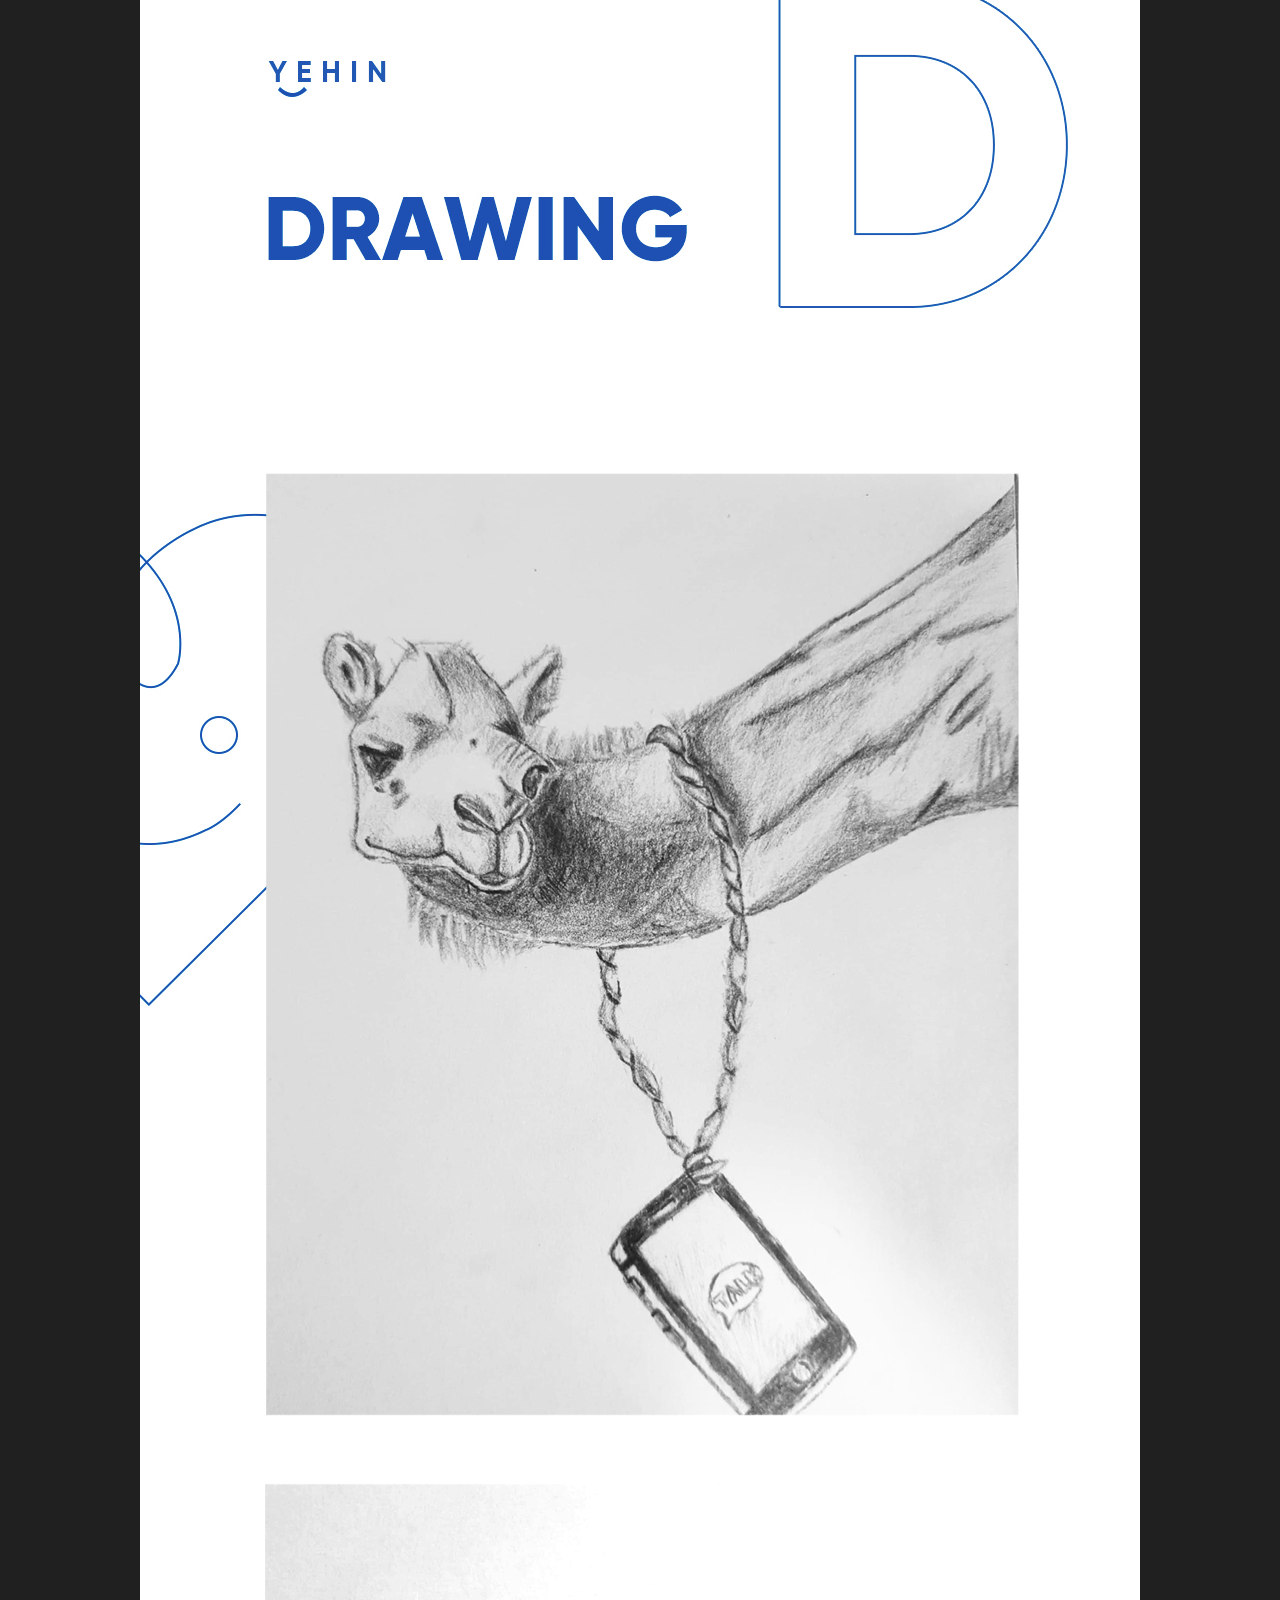
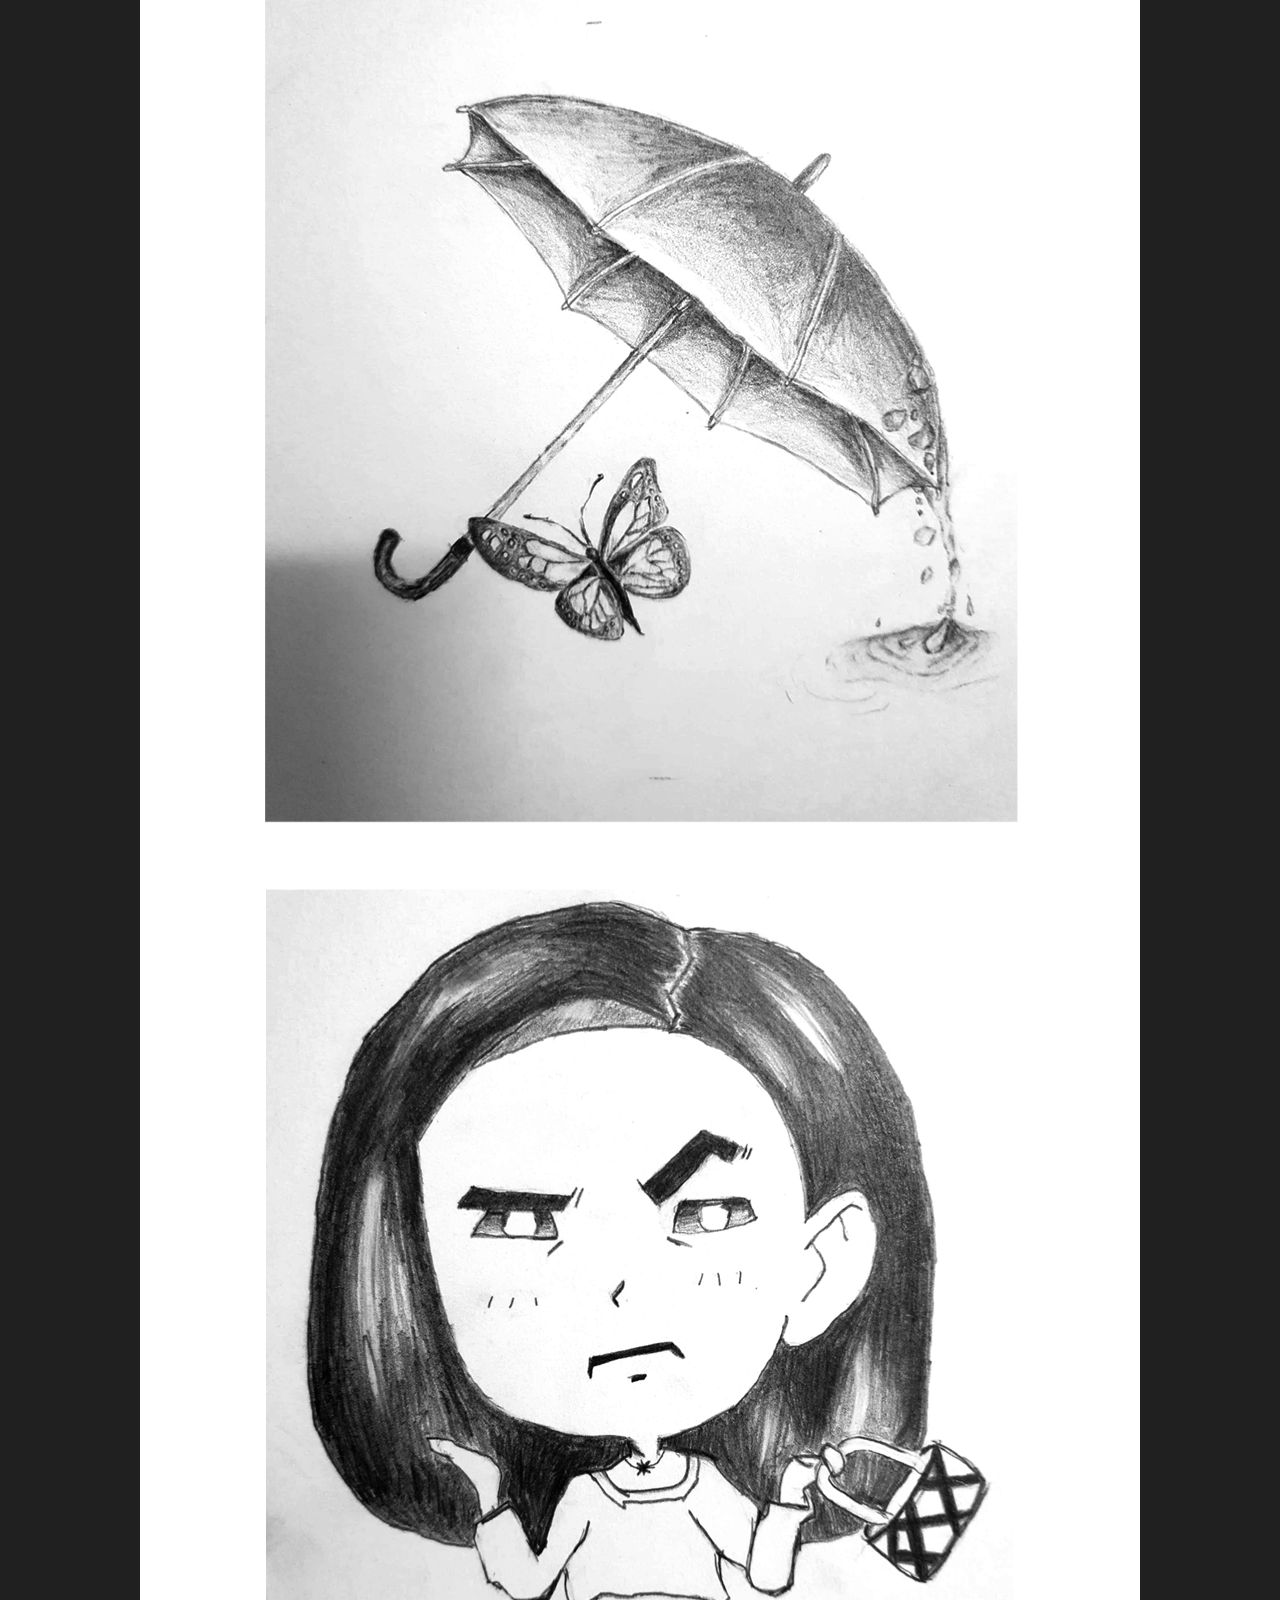
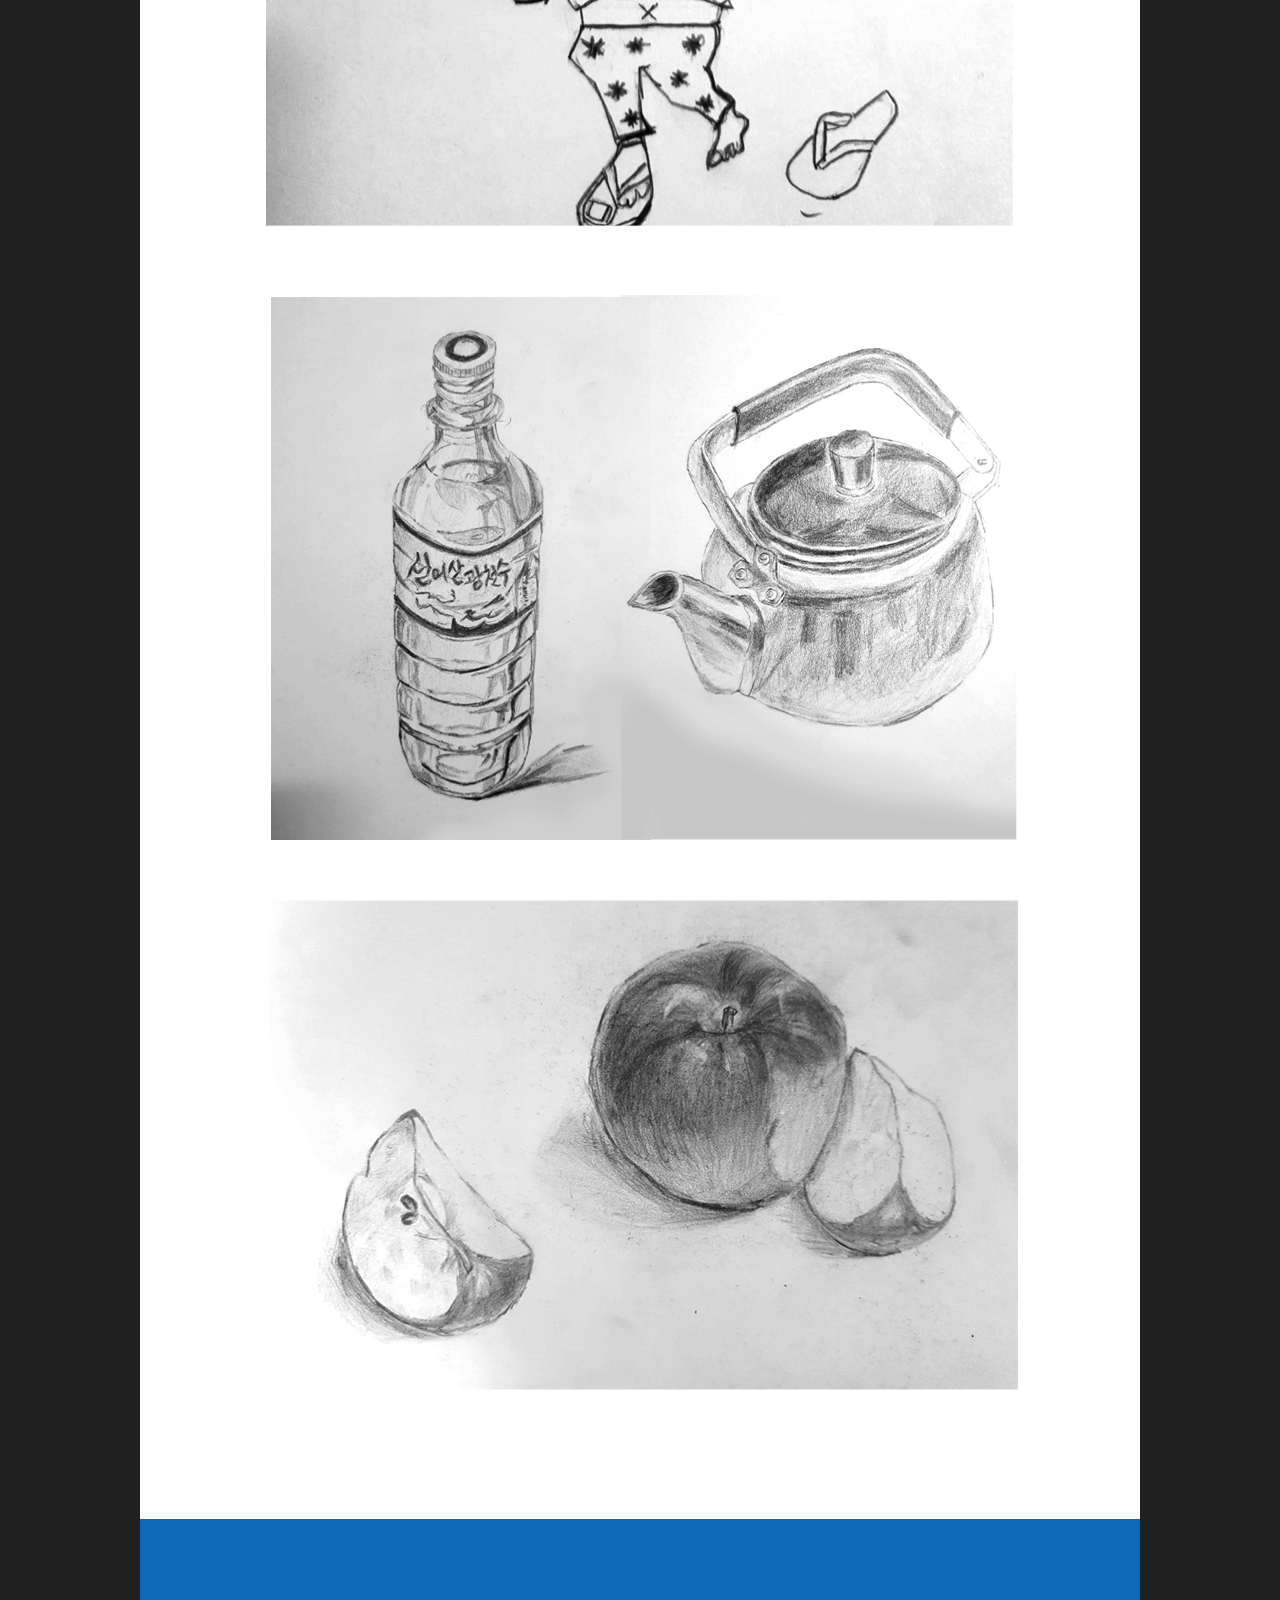
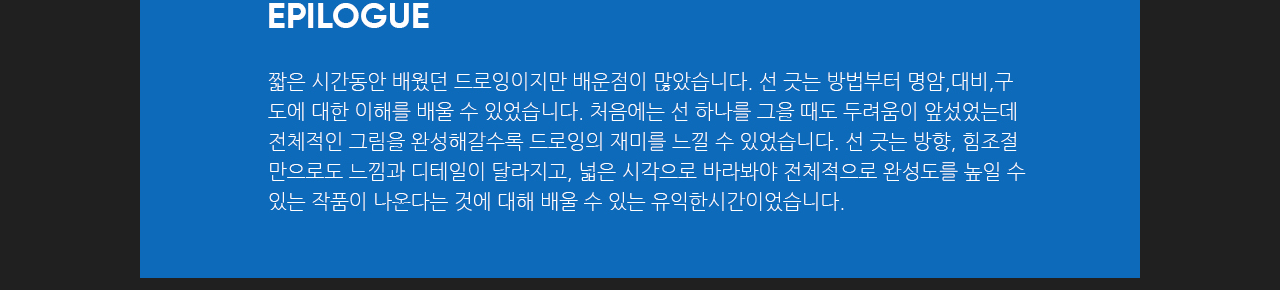
<file: drawing.html>
<!DOCTYPE html>
<html lang="en">
<head>
	<meta charset="UTF-8">
	<title>DRAWING</title>
	<link rel="shortcut icon" href="img/pavi.png">
  <link rel="icon" type="image/png" sizes="32x32" href="/app/themes/dpotfer/dist/favicon/favicon-32x32.png">

  <link rel="icon" type="image/png" sizes="16x16" href="/app/themes/dpotfer/dist/favicon/favicon-16x16.png">

</head>
<body style="background: #202020;">
	<div style="width: 1000px; margin: 0 auto;">
	<img src="img/draw.jpg" style="margin-top: -10px; margin-left: 0px;  ">
	</div>
</body>
</html>
</file>
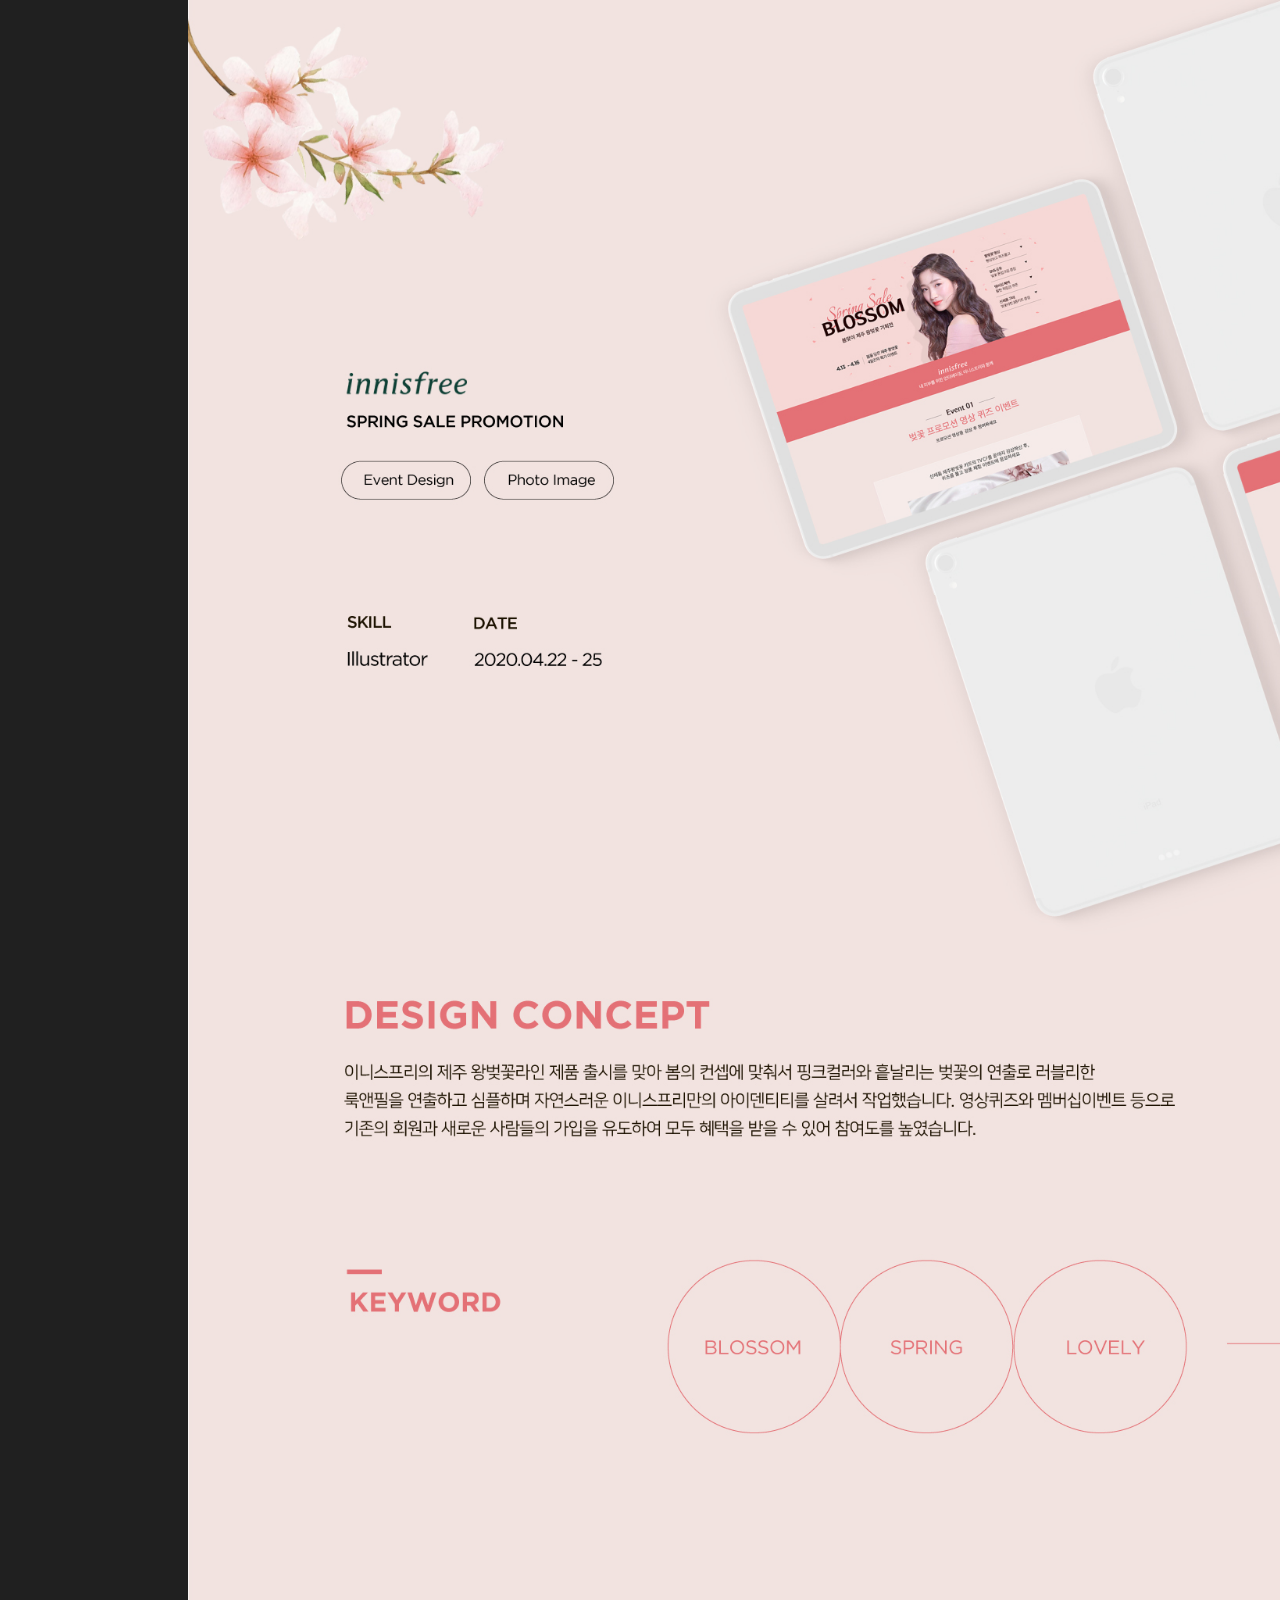
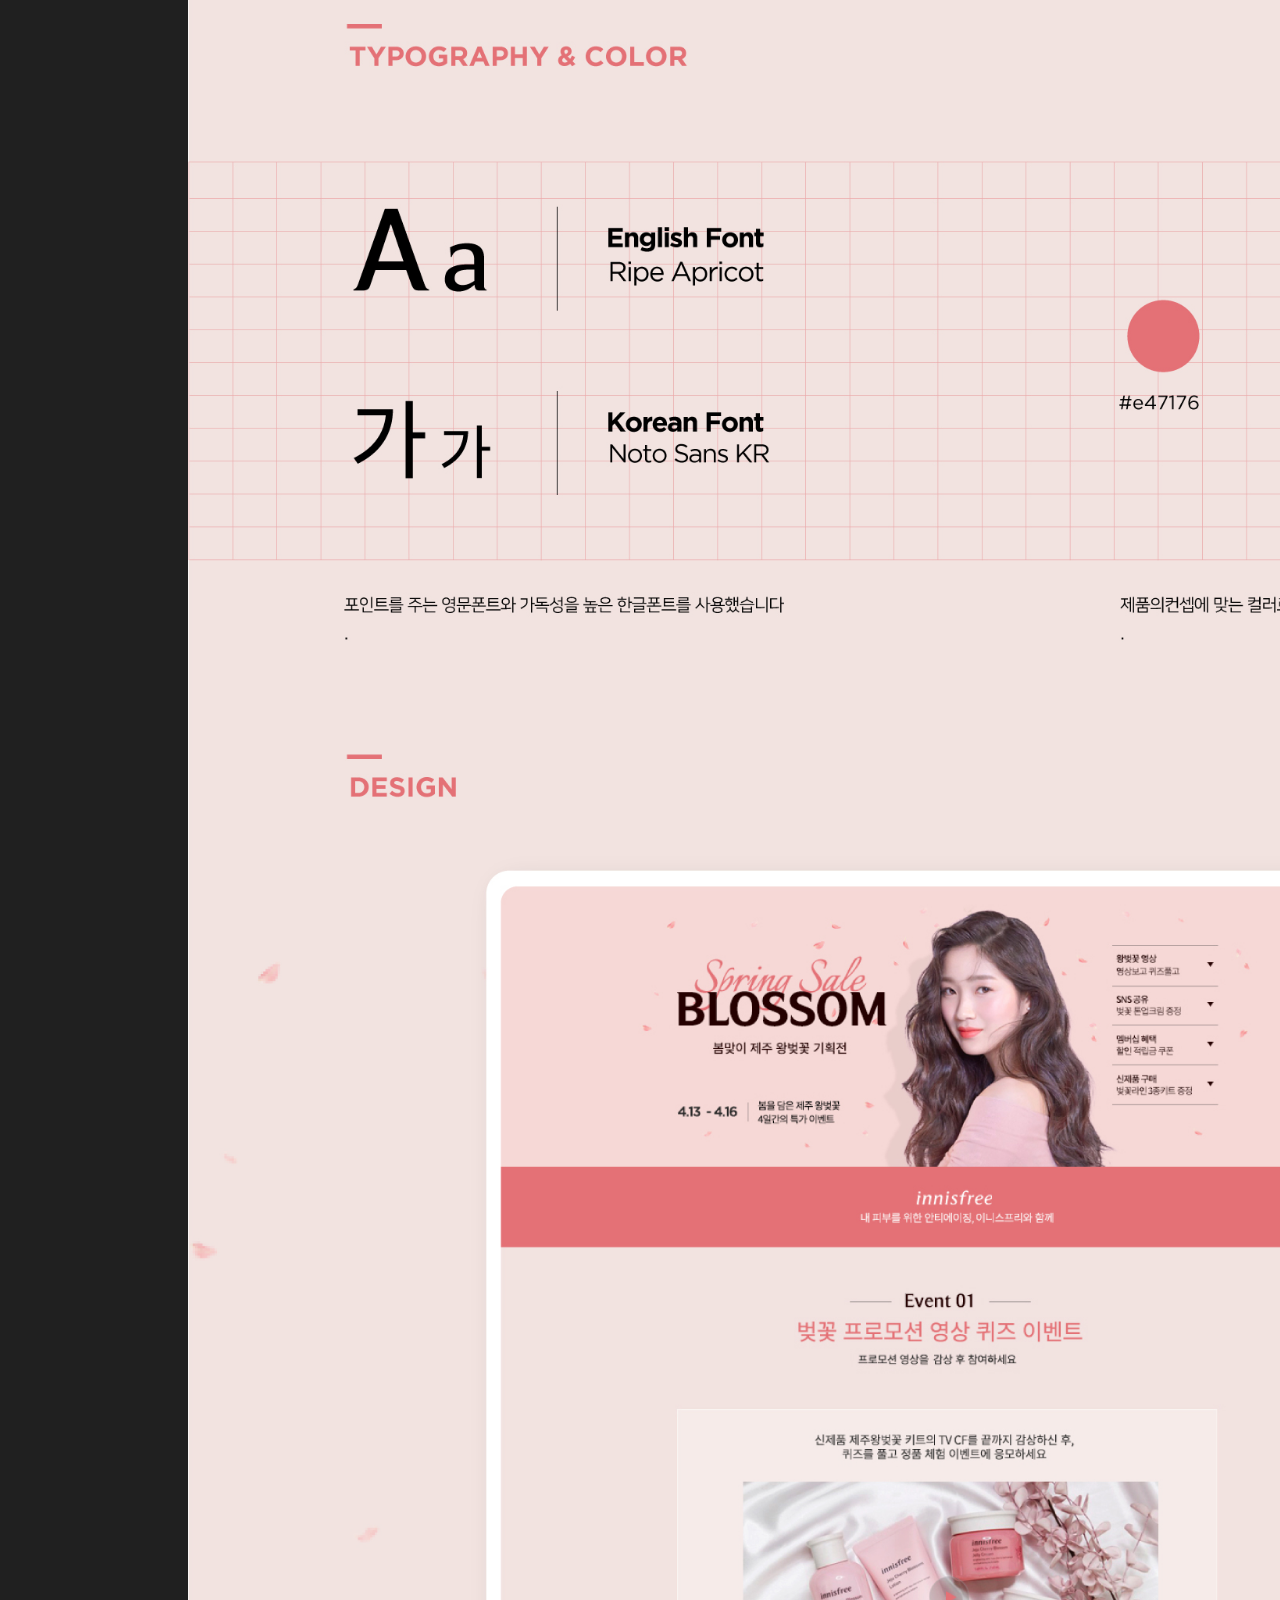
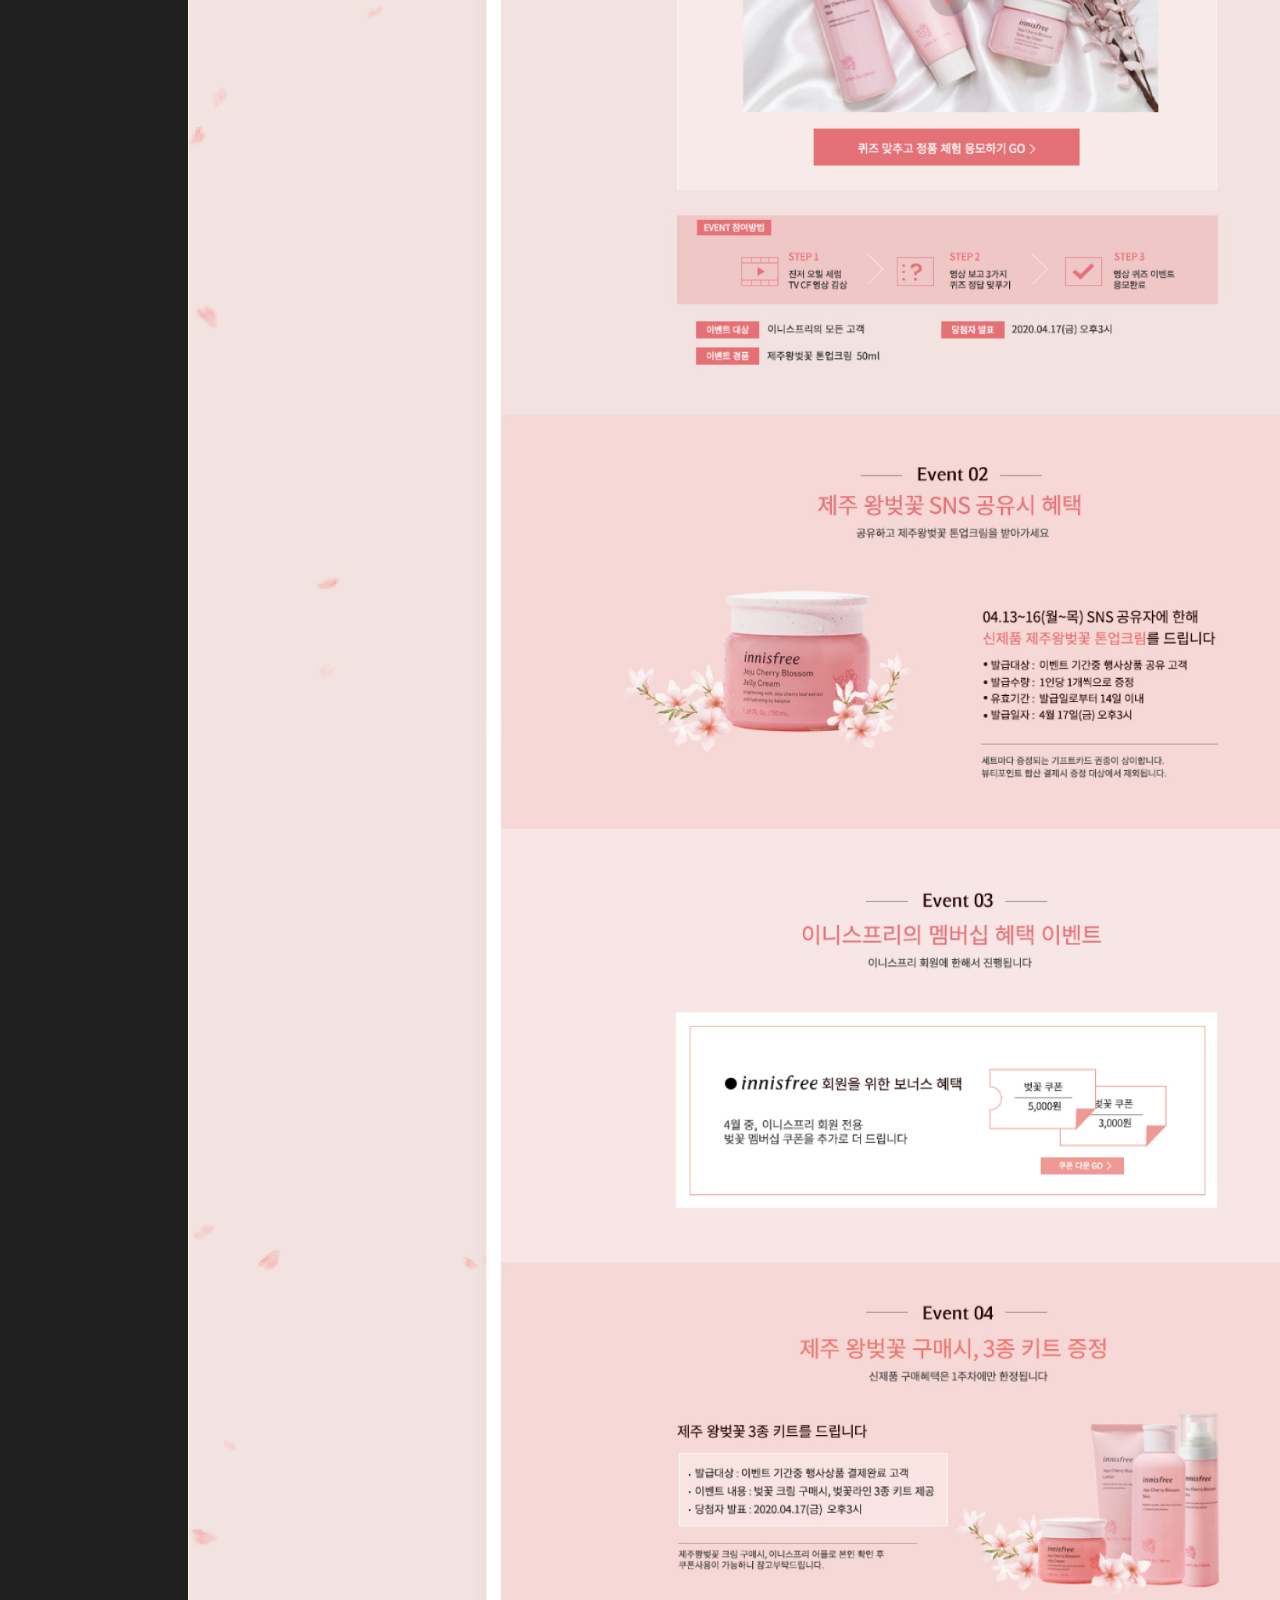
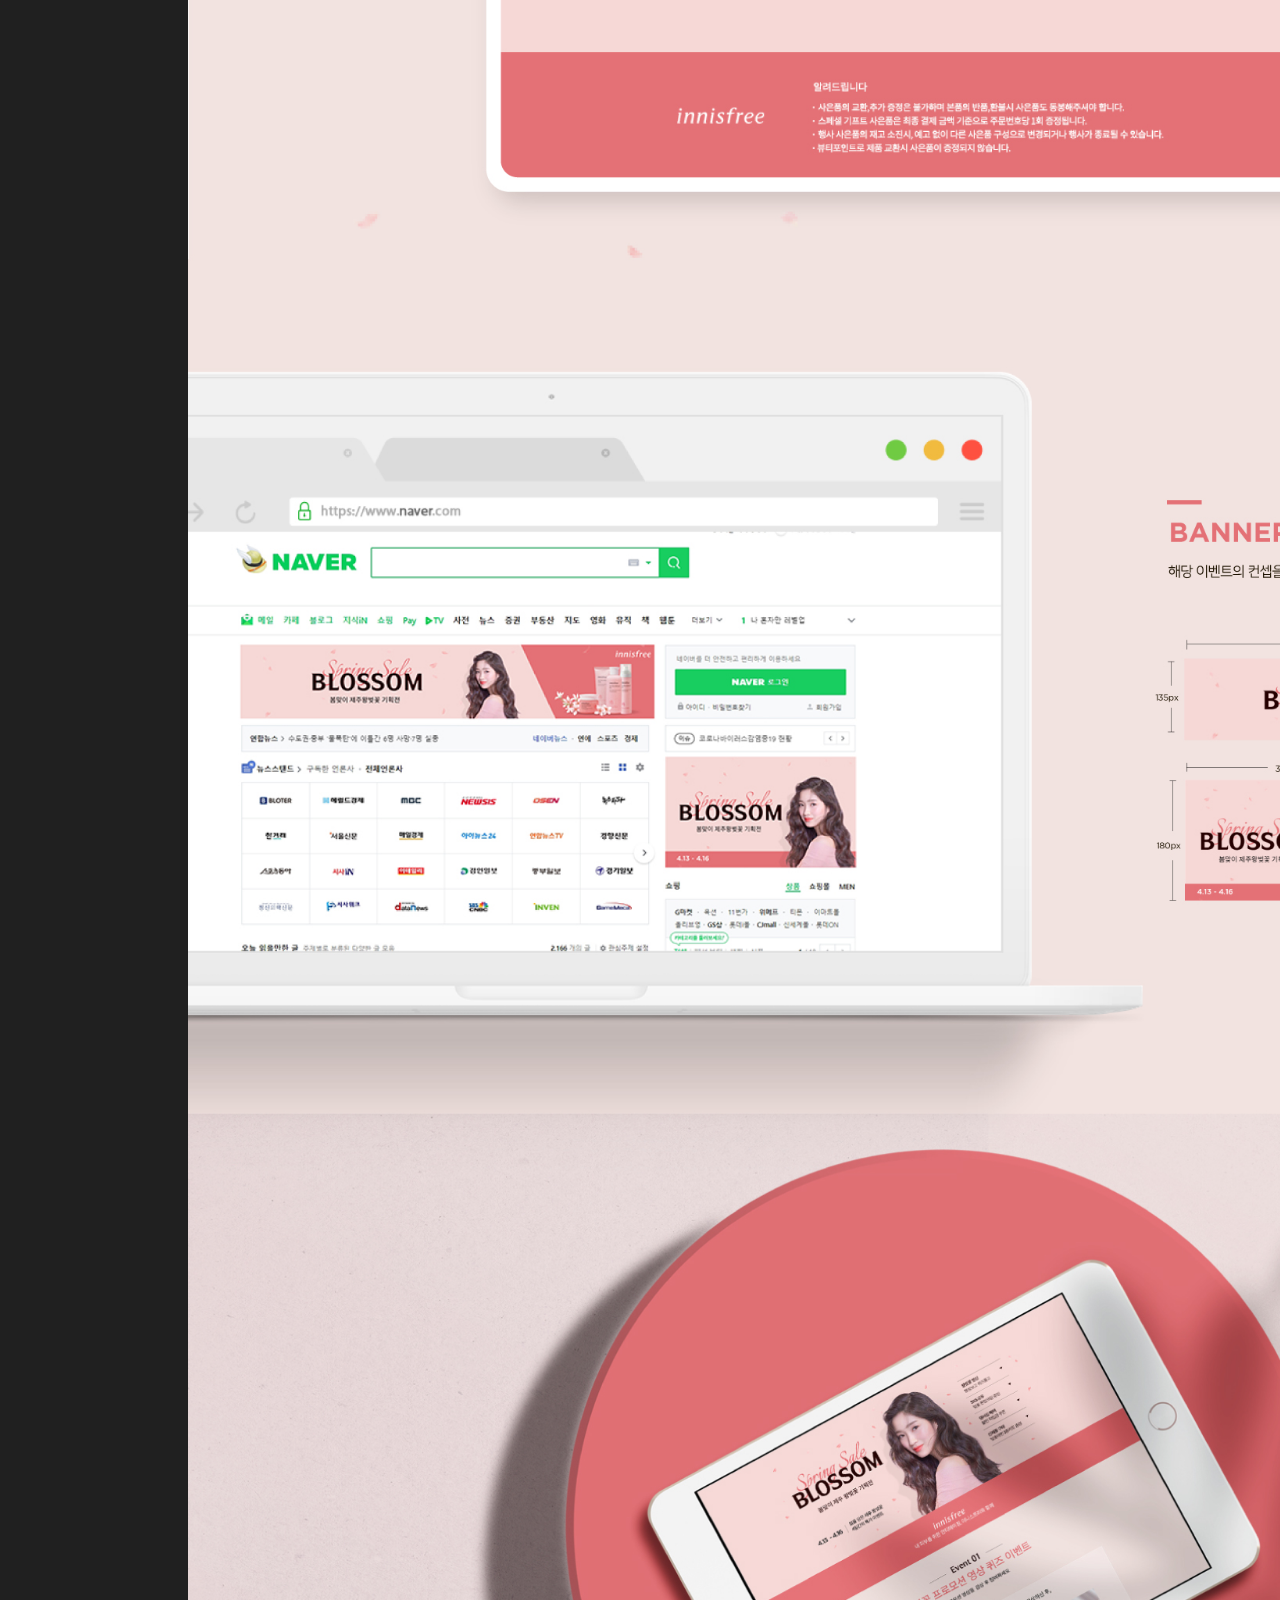
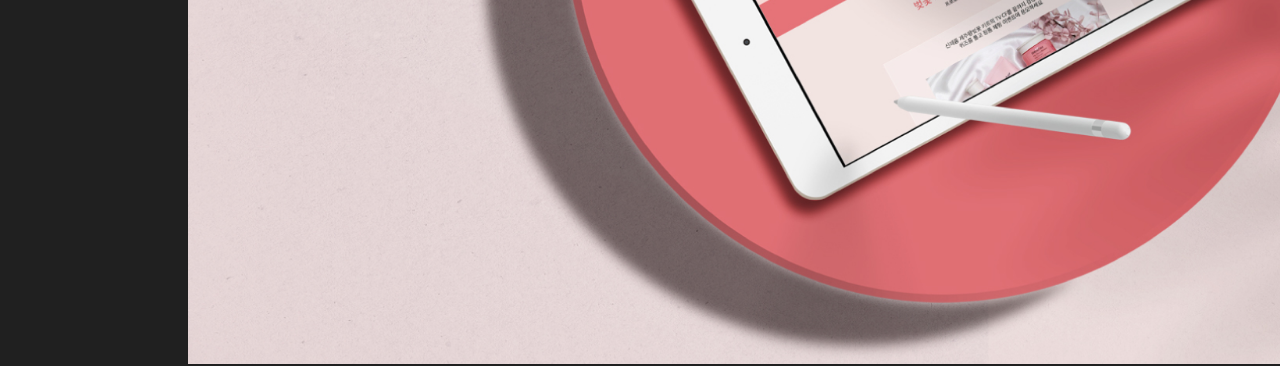
<file: event_2.html>
<!DOCTYPE html>
<html lang="en">
<head>
	<meta charset="UTF-8">
	<title>EVENT</title>
	<link rel="shortcut icon" href="img/pavi.png">
  <link rel="icon" type="image/png" sizes="32x32" href="/app/themes/dpotfer/dist/favicon/favicon-32x32.png">

  <link rel="icon" type="image/png" sizes="16x16" href="/app/themes/dpotfer/dist/favicon/favicon-16x16.png">

</head>
<body style="background: #202020;">
	<div style= " margin: 0 auto; ">
	<img src="img/event_2.jpg" width="1500px" style="margin-left: 180px; margin-top: -10px; margin-bottom: -10px;">
	</div>
</body>
</html>
</file>
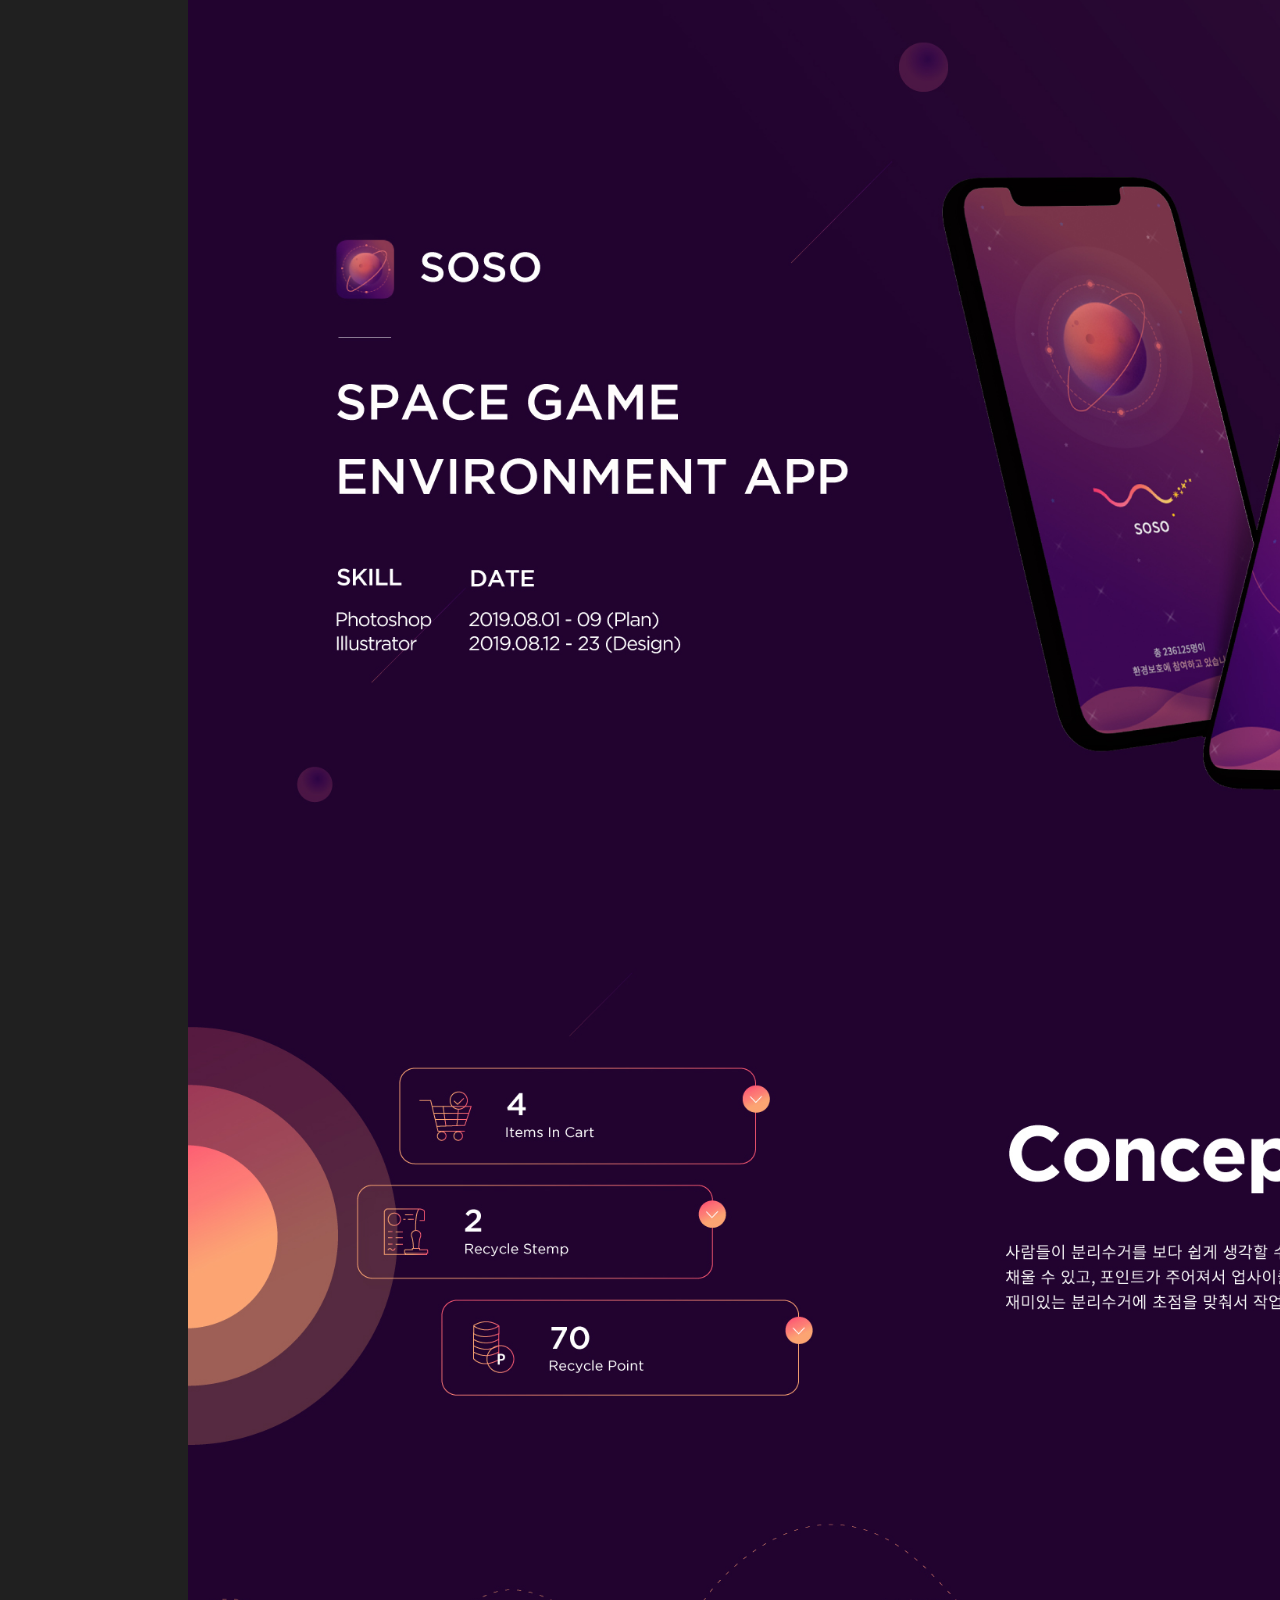
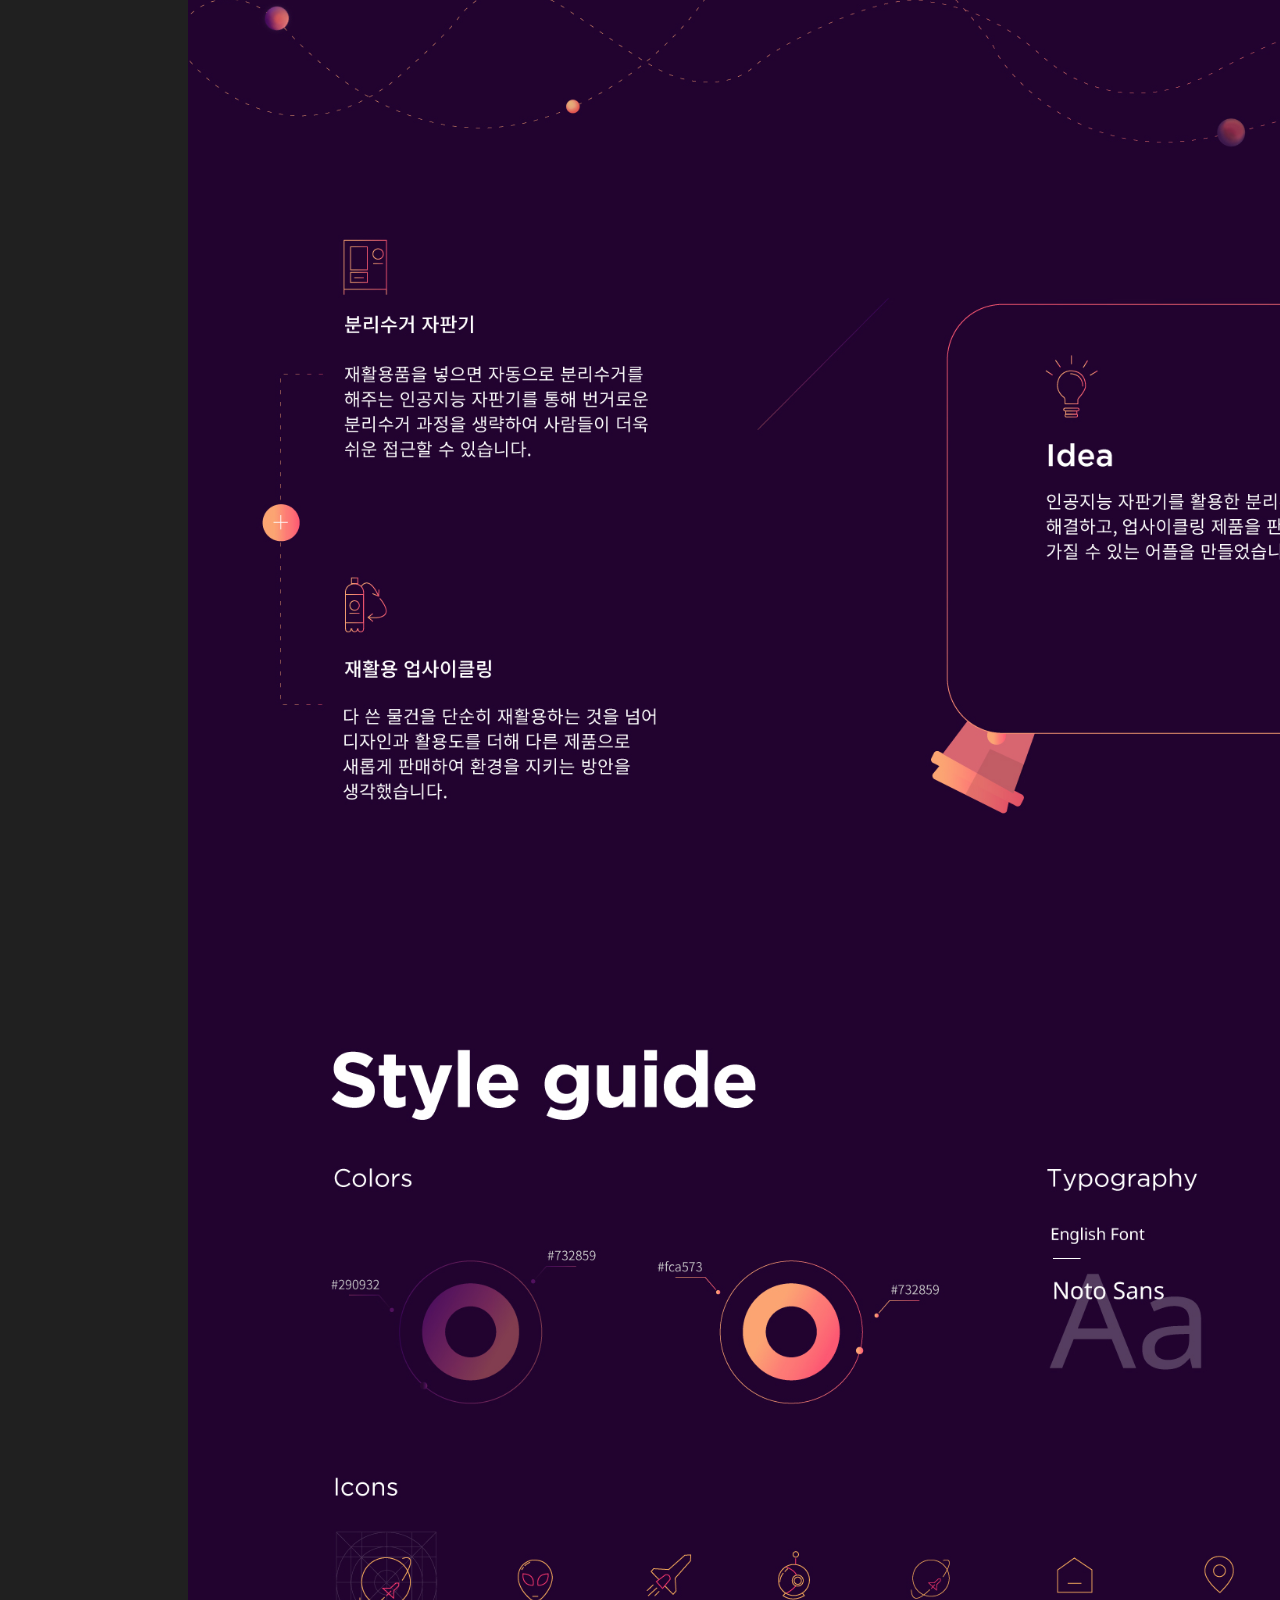
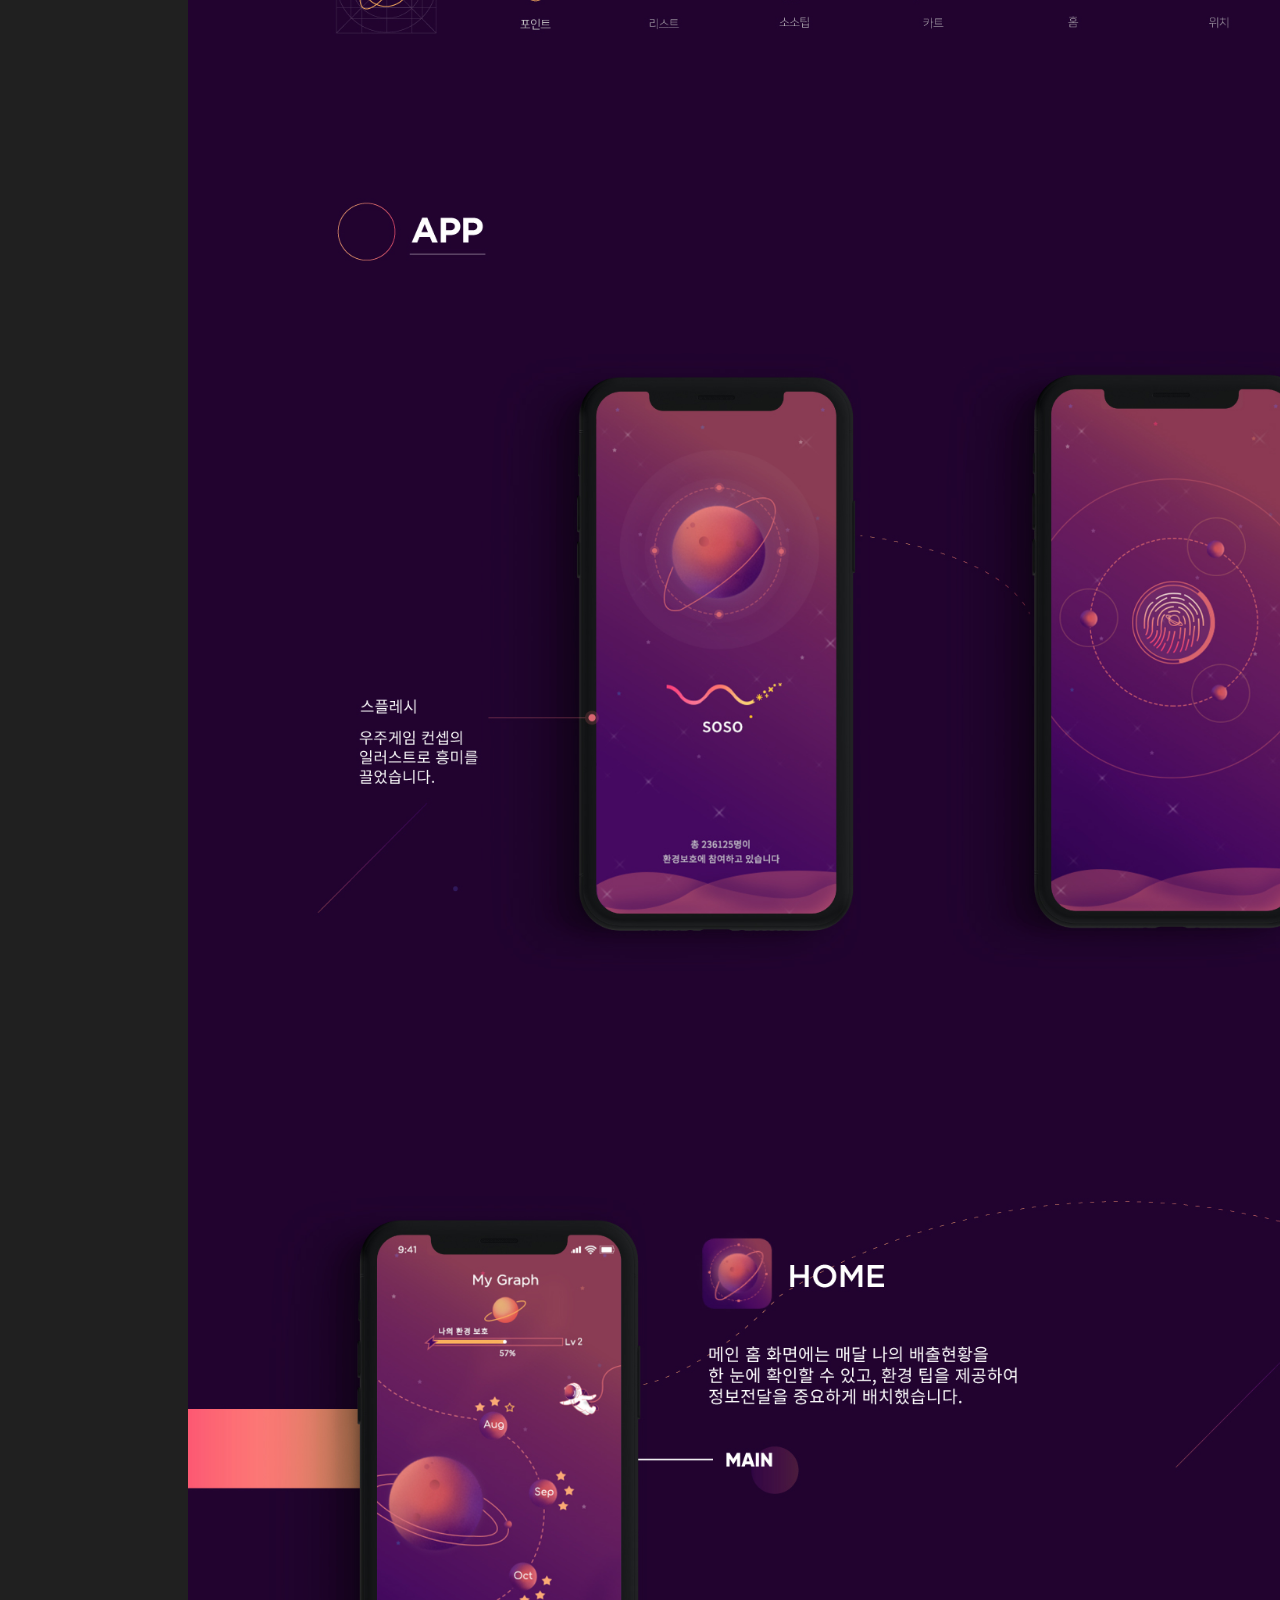
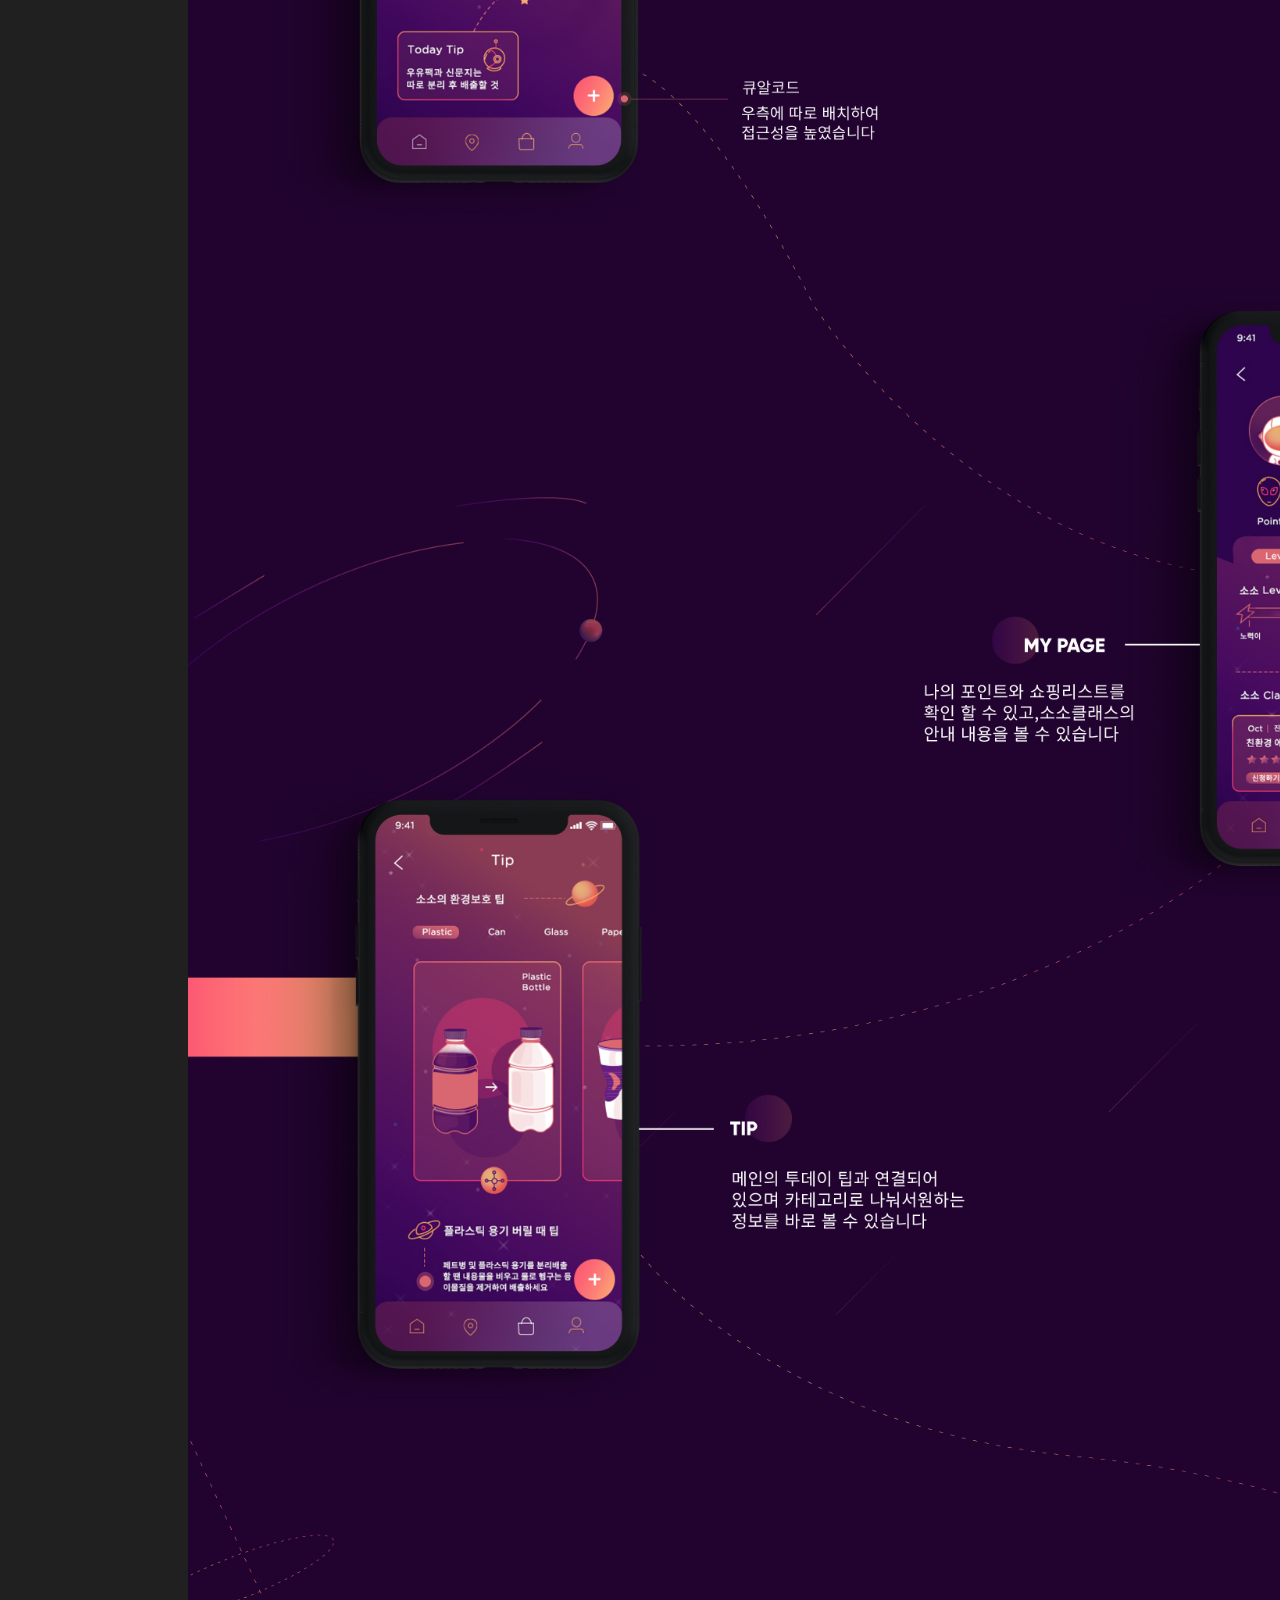
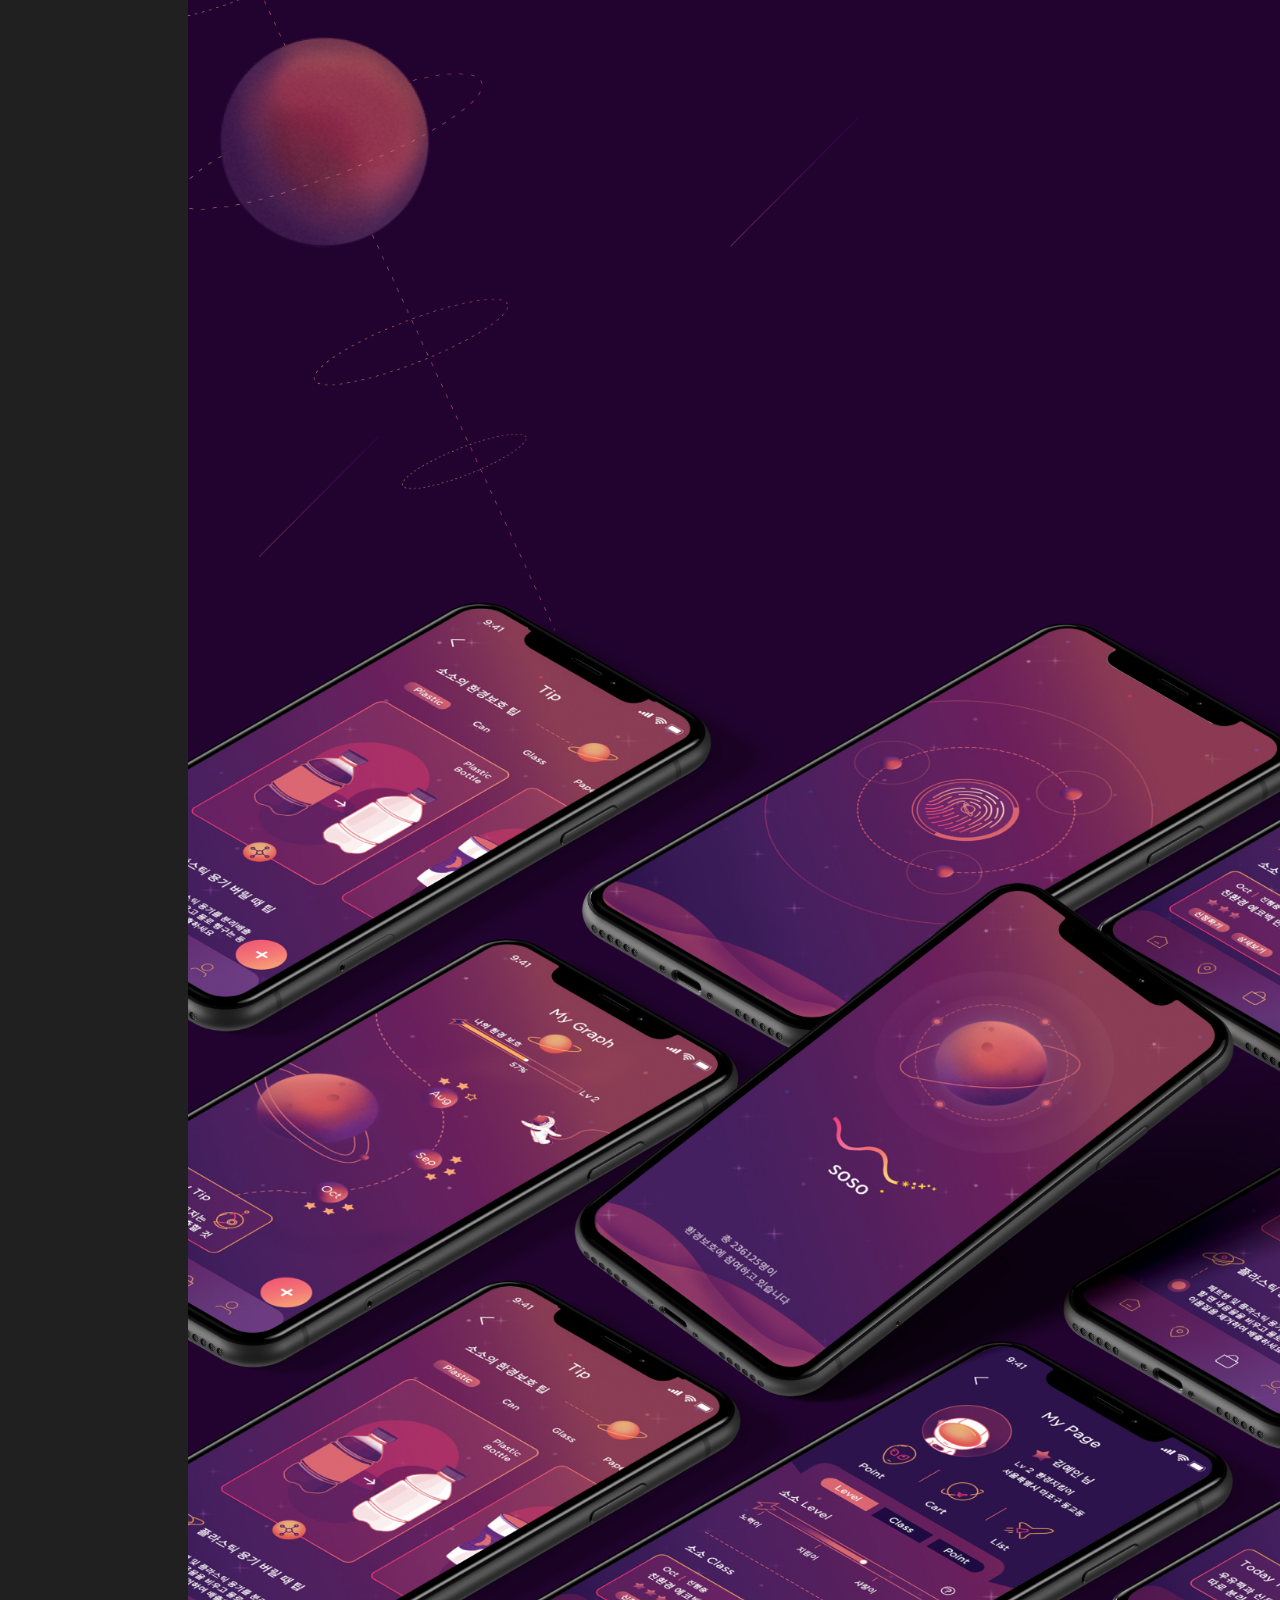
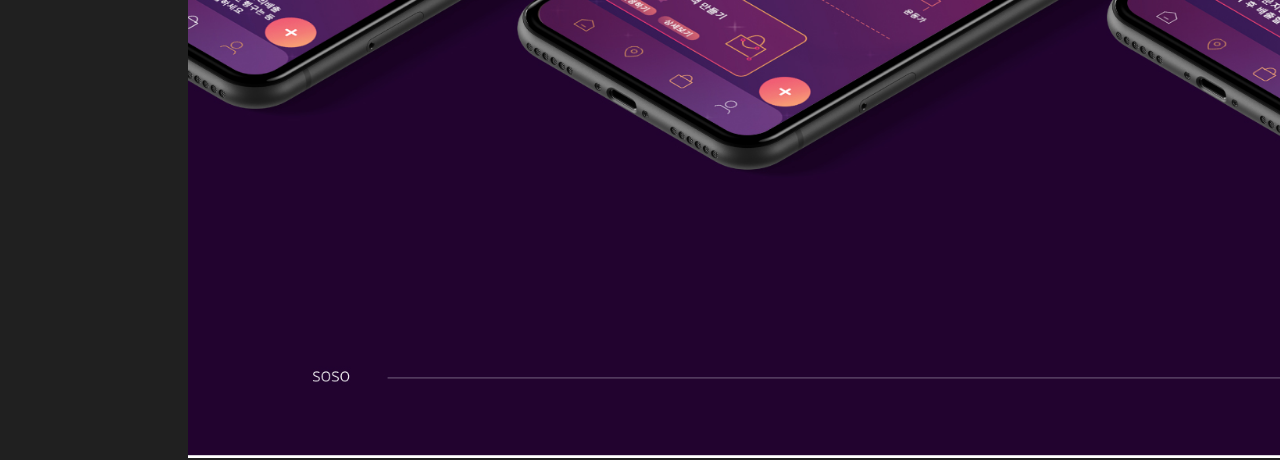
<file: mobile_2.html>
<!DOCTYPE html>
<html lang="en">
<head>
	<meta charset="UTF-8">
	<title>MOBILE_SOSO</title>
	<link rel="shortcut icon" href="img/pavi1.png">
  <link rel="icon" type="image/png" sizes="32x32" href="/app/themes/dpotfer/dist/favicon/favicon-32x32.png">

  <link rel="icon" type="image/png" sizes="16x16" href="/app/themes/dpotfer/dist/favicon/favicon-16x16.png">

</head>
<body style="background: #202020;">
	<div style= " margin: 0 auto; ">
	<img src="img/mobile landing22.jpg"width="1500px" style="margin-left: 180px; margin-top: -10px; margin-bottom: -10px;">
	</div>
</body>
</html>
</file>
